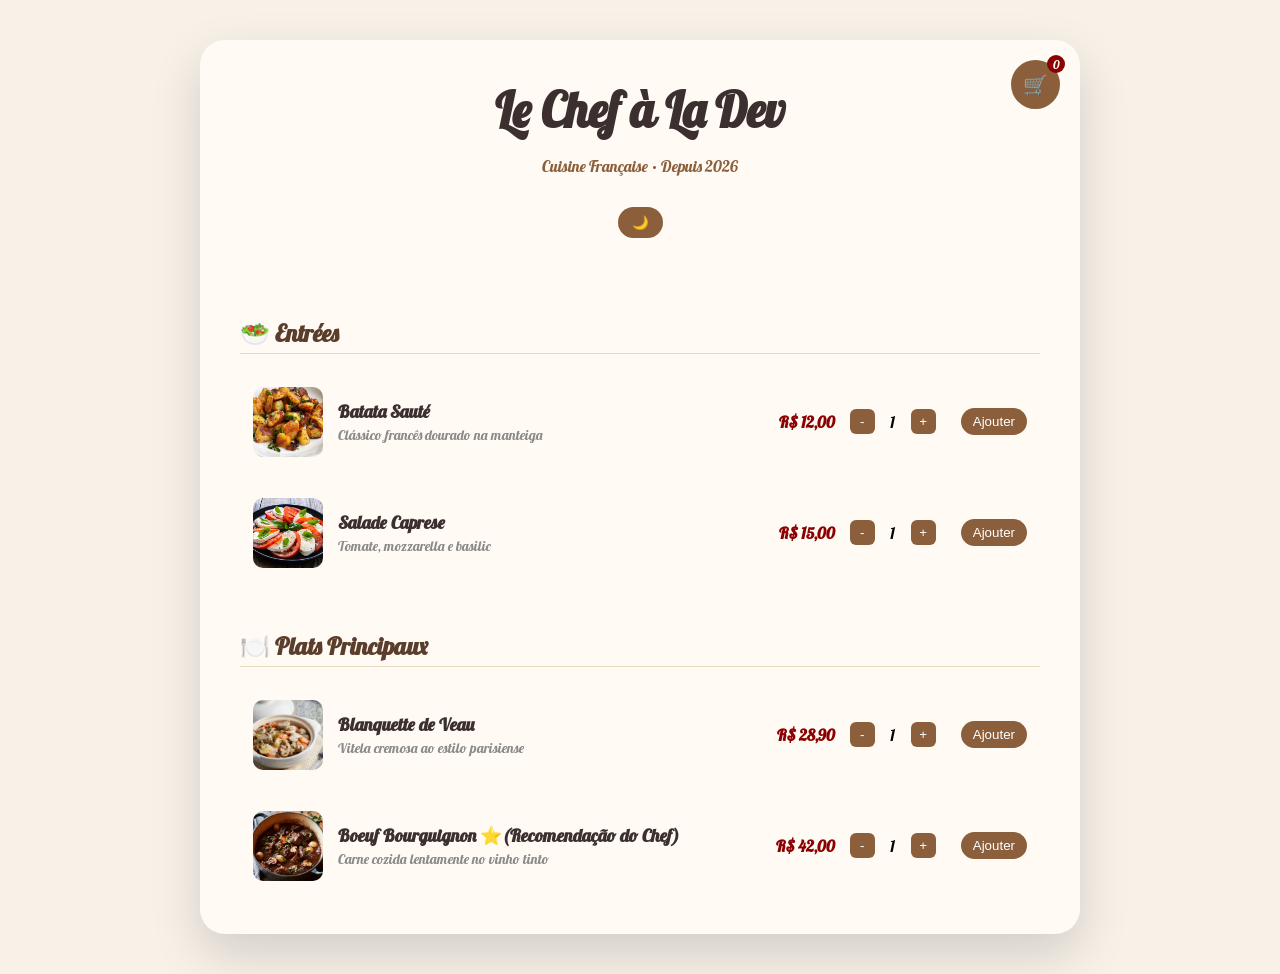
<file: index.html>
<!DOCTYPE html>
<html lang="pt-br">

<head>
    <meta charset="UTF-8">
    <meta name="viewport" content="width=device-width, initial-scale=1.0">

    <title>Le Chef à La Dev</title>

    <link href="https://fonts.googleapis.com/css2?family=Lobster&display=swap" rel="stylesheet">
    <link rel="stylesheet" href="style.css">
    <link rel="shortcut icon" href="img/favicon.png" type="image/x-icon">
</head>

<body>

    <div class="menu">
        <a href="cart.html" class="cart-button">
            🛒
            <span id="cartCount">0</span>
        </a>
        <header class="header">
            <h1>Le Chef à La Dev</h1>
            <p>Cuisine Française • Depuis 2026</p>
            <button class="theme-btn" onclick="toggleTheme()">🌙</button>
        </header>

        <!-- ENTRADAS -->
        <section class="section">
            <h2>🥗 Entrées</h2>

            <div class="grid">

                <article class="card">
                    <div class="img-box">
                        <img class="img img1" src="img/soute1.webp">
                        <img class="img img2" src="img/soute2.webp">
                    </div>
                    <div class="info">
                        <h3>Batata Sauté</h3>
                        <p>Clássico francês dourado na manteiga</p>
                    </div>
                    <div class="price">R$ 12,00</div>
                    <div class="qty">
                        <button class="minus">-</button>
                        <span class="qty-value">1</span>
                        <button class="plus">+</button>
                    </div>
                    <button class="add-btn">Ajouter</button>
                </article>

                <article class="card">
                    <div class="img-box">
                        <img class="img img1" src="img/salada.webp">
                        <img class="img img2" src="img/salada2.webp">
                    </div>
                    <div class="info">
                        <h3>Salade Caprese</h3>
                        <p>Tomate, mozzarella e basilic</p>
                    </div>
                    <div class="price">R$ 15,00</div>
                    <div class="qty">
                        <button class="minus">-</button>
                        <span class="qty-value">1</span>
                        <button class="plus">+</button>
                    </div>
                    <button class="add-btn">Ajouter</button>
                </article>

            </div>
        </section>

        <!-- PRINCIPAIS -->
        <section class="section">
            <h2>🍽️ Plats Principaux</h2>

            <div class="grid">

                <article class="card">
                    <div class="img-box">
                        <img class="img img1" src="img/blanquette.webp">
                        <img class="img img2" src="img/blanquette2.webp">
                    </div>
                    <div class="info">
                        <h3>Blanquette de Veau</h3>
                        <p>Vitela cremosa ao estilo parisiense</p>
                    </div>
                    <div class="price">R$ 28,90</div>
                    <div class="qty">
                        <button class="minus">-</button>
                        <span class="qty-value">1</span>
                        <button class="plus">+</button>
                    </div>
                    <button class="add-btn">Ajouter</button>
                </article>

                <article class="card chef">
                    <div class="img-box">
                        <img class="img img1" src="img/beouf.webp">
                        <img class="img img2" src="img/beouf2.webp">
                    </div>
                    <div class="info">
                        <h3>Boeuf Bourguignon ⭐(Recomendação do Chef)</h3>
                        <p>Carne cozida lentamente no vinho tinto</p>
                    </div>
                    <div class="price">R$ 42,00</div>
                    <div class="qty">
                        <button class="minus">-</button>
                        <span class="qty-value">1</span>
                        <button class="plus">+</button>
                    </div>
                    <button class="add-btn">Ajouter</button>
                </article>

            </div>
        </section>

    </div>
    <script src="script.js"></script>
    <script src="cart.js"></script>
</body>
</file>
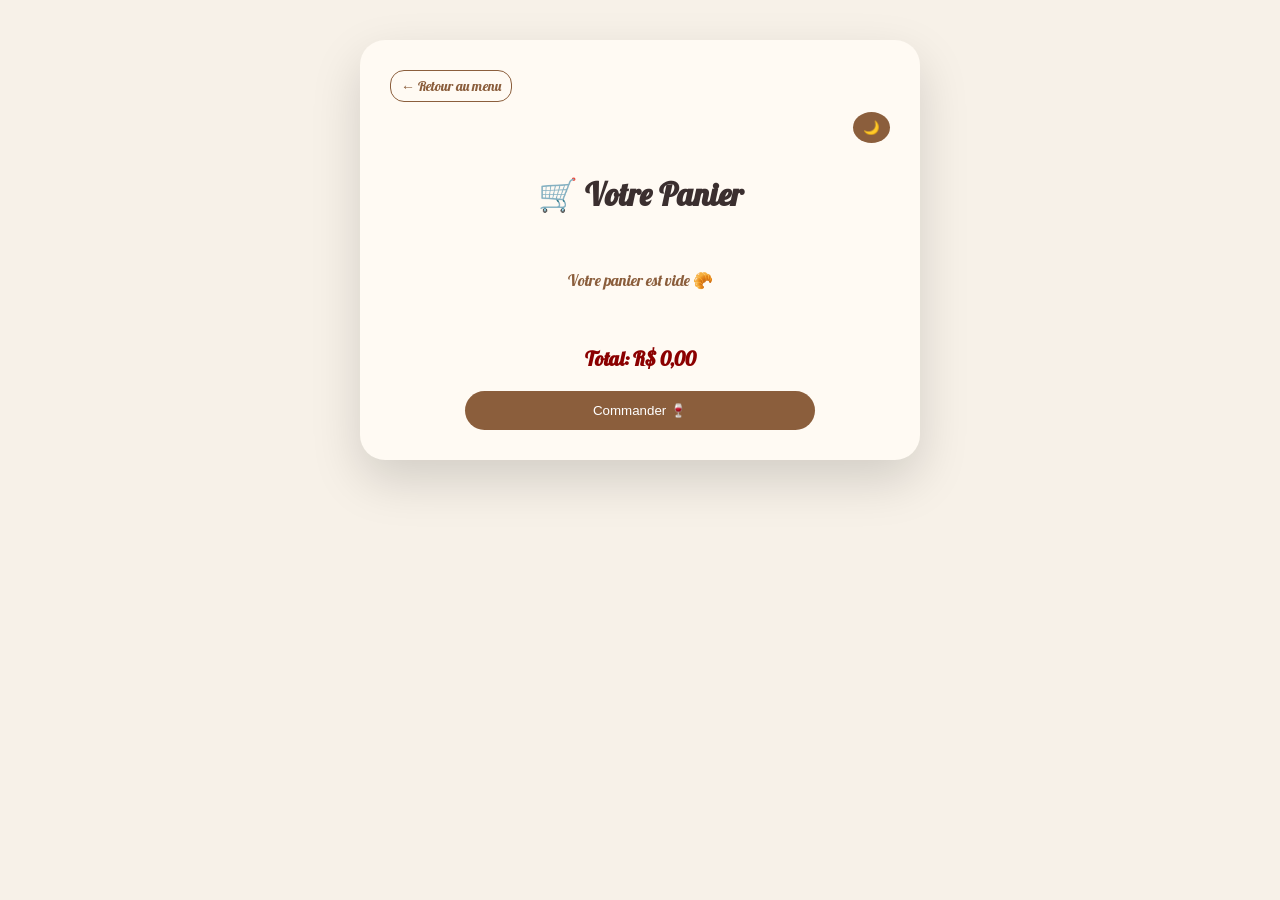
<file: cart.html>
<!DOCTYPE html>
<html lang="pt-br">

<head>
    <meta charset="UTF-8">
    <meta name="viewport" content="width=device-width, initial-scale=1.0">


    <title>Panier - Le Chef à La Dev</title>

    <link href="https://fonts.googleapis.com/css2?family=Lobster&display=swap" rel="stylesheet">
    <link rel="stylesheet" href="cart.css">
</head>

<body>

    <div class="menu">
        <a href="index.html" class="back-btn">← Retour au menu</a>
        <button class="theme-btn" onclick="toggleTheme()">🌙</button>
        <h1>🛒 Votre Panier</h1>

        <div id="cartList"></div>

        <div class="total">
            Total: R$ <span id="cartTotal">0,00</span>
        </div>

        <button class="btn" onclick="checkout()">
            Commander 🍷
        </button>

    </div>

    <div id="checkoutOverlay" class="overlay hidden">
        <div class="box">
            <div class="loader"></div>
            <p>Traitement de la commande...</p>
        </div>
    </div>
    <audio id="confirmSound" src="sounds/confirm.mp3" preload="auto"></audio>
    <script src="cart.js"></script>

</body>

</html>
</file>
<file: style.css>
/* ===== BASE ===== */
body{
  margin:0;
  background:#f7f1e8;
  font-family:"Lobster", cursive;
  display:flex;
  justify-content:center;
  padding:40px;
  transition:.3s;
}

/* ===== MENU ===== */
.menu{
  position:relative;
  width:800px;
  background:#fffaf3;
  border-radius:25px;
  padding:40px;
  box-shadow:0 20px 50px rgba(0,0,0,.15);
}

/* ===== HEADER ===== */
.header{
  text-align:center;
  margin-bottom:30px;
}

.header h1{
  font-size:48px;
  margin:0;
  color:#3b2f2f;
}

.header p{
  color:#8b5e3c;
}

/* ===== SEÇÕES ===== */
.section{
  margin-top:30px;
}

.section h2{
  color:#5a3e2b;
  border-bottom:1px solid #e8d9c3;
  padding-bottom:5px;
}

/* ===== GRID ===== */
.grid{
  display:flex;
  flex-direction:column;
  gap:15px;
}

/* ===== CARD ===== */
.card{
  display:flex;
  align-items:center;
  gap:15px;
  padding:12px;
  border-radius:12px;
  transition:.2s;
  border:1px solid transparent;
}

.card:hover{
  background:#fff3e6;
  border-color:#e8d9c3;
  transform:translateY(-4px);
}

/* ===== IMAGEM ===== */
.img-box{
  width:70px;
  height:70px;
  position:relative;
  border-radius:10px;
  overflow:hidden;
  flex-shrink:0;
}

.img{
  position:absolute;
  width:100%;
  height:100%;
  object-fit:cover;
  transition:all .8s ease;
}

.img1{ z-index:1; }
.img2{
  z-index:2;
  opacity:0;
  filter:blur(4px);
}

.card:hover .img2{
  opacity:1;
  filter:blur(0);
}

.card:hover .img1{
  filter:blur(2px);
  transform:scale(1.05);
}

/* ===== INFO ===== */
.info{
  flex:1;
}

.info h3{
  margin:0;
  font-size:18px;
  color:#3b2f2f;
}

.info p{
  margin:3px 0 0;
  font-size:14px;
  color:#8b8b8b;
}

/* ===== PRICE ===== */
.price{
  font-weight:bold;
  color:#8b0000;
}

/* ===== BOTÃO ADD ===== */
.add-btn{
  border:none;
  background:#8b5e3c;
  color:white;
  padding:6px 12px;
  border-radius:20px;
  cursor:pointer;
  transition:.3s;
  position:relative;
  overflow:hidden;
}

.add-btn:hover{
  background:#6b4423;
  transform:translateY(-2px);
}

/* ===== CART BUTTON ===== */
.cart-button{
  position:absolute;
  top:20px;
  right:20px;
  background:#8b5e3c;
  color:white;
  padding:12px;
  border-radius:50%;
  font-size:20px;
  text-decoration:none;
}

#cartCount{
  position:absolute;
  top:-5px;
  right:-5px;
  background:#8b0000;
  color:white;
  font-size:12px;
  width:18px;
  height:18px;
  display:flex;
  align-items:center;
  justify-content:center;
  border-radius:50%;
}

.qty{
  display:flex;
  align-items:center;
  gap:8px;
  margin-right:10px;
}

.qty button{
  width:25px;
  height:25px;
  border:none;
  border-radius:6px;
  background:#8b5e3c;
  color:white;
  cursor:pointer;
}

.qty-value{
  min-width:20px;
  text-align:center;
}

/* ===== THEME BUTTON ===== */
.theme-btn{
  margin-top:15px;
  padding:8px 14px;
  border:none;
  border-radius:20px;
  cursor:pointer;
  background:#8b5e3c;
  color:white;
  transition:.3s;
}

/* ===== DARK MODE ===== */
body.dark{
  background:#1b1512;
}

body.dark .menu{
  background:#2a211d;
}

body.dark .header h1,
body.dark .header p,
body.dark .info h3,
body.dark .section h2,
body.dark .price{
  color:#f5e9dc;
}

body.dark .card:hover{
  background:#3a2a22;
}

body.dark .add-btn{
  background:#a07050;
}

body.dark .theme-btn{
  background:#a07050;
}

/* ===== CARRINHO ===== */

.cart-item{
  display:flex;
  justify-content:space-between;
  align-items:center;
  padding:12px 0;
  border-bottom:1px dashed #e8d9c3;
  font-size:16px;
  color:#3b2f2f;
}

.remove{
  cursor:pointer;
  color:#8b0000;
  font-weight:bold;
  transition:.2s;
}

.remove:hover{
  transform:scale(1.2);
}

.total{
  margin-top:20px;
  font-size:20px;
  text-align:right;
  color:#8b0000;
}

.empty{
  text-align:center;
  color:#8b5e3c;
  padding:20px;
}

.btn{
  margin-top:20px;
  width:100%;
  padding:12px;
  border:none;
  border-radius:20px;
  background:#8b5e3c;
  color:white;
  font-family:"Lobster", cursive;
  cursor:pointer;
  transition:.3s;
}

.btn:hover{
  background:#6b4423;
  transform:translateY(-2px);
}

.menu{
  display:flex;
  flex-direction:column;
  align-items:stretch;
}

/* garante alinhamento consistente */
.section{
  width:100%;
}

.header{
  text-align:center;
  width:100%;
}

.section h2{
  text-align:left;
}

body.dark{
  background:#1b1512;
}

/* fundo principal */
body.dark .menu{
  background:#2a211d;
}

/* textos gerais */
body.dark p,
body.dark span{
  color:#d8c7b8;
}

/* títulos */
body.dark h1,
body.dark h2,
body.dark h3{
  color:#f5e9dc;
}

/* descrição */
body.dark .info p{
  color:#cbb8aa;
}

/* preço */
body.dark .price{
  color:#ffb089;
}

/* card hover */
body.dark .card:hover{
  background:#3a2a22;
}

/* botão adicionar */
body.dark .add-btn{
  background:#a07050;
}

body.dark .add-btn:hover{
  background:#c08a60;
}

/* carrinho botão */
body.dark .cart-button{
  background:#a07050;
}

/* badge */
body.dark #cartCount{
  background:#c0392b;
}

/* botão tema */
body.dark .theme-btn{
  background:#a07050;
}

/* back button (se existir no cart) */
body.dark .back-btn{
  color:#f5e9dc;
  border-color:#f5e9dc;
}
</file>
<file: cart.css>
/* ===== CENTRALIZAÇÃO REAL ===== */
body{
  margin:0;
  background:#f7f1e8;
  font-family:"Lobster", cursive;
  display:flex;
  justify-content:center;
  padding:40px;
}

/* ===== CONTAINER ===== */
.menu{
  width:500px;
  background:#fffaf3;
  border-radius:25px;
  padding:30px;
  box-shadow:0 20px 50px rgba(0,0,0,.15);

  display:flex;
  flex-direction:column;
  align-items:stretch;
}

/* ===== TÍTULO ===== */
h1{
  text-align:center;
  color:#3b2f2f;
  margin-bottom:20px;
}

/* ===== ITEM DO CARRINHO ===== */
.cart-item{
  display:flex;
  justify-content:space-between;
  align-items:center;

  padding:12px 14px;
  margin-bottom:10px;

  border-radius:12px;
  background:#fffaf3;
  border:1px solid #e8d9c3;

  color:#3b2f2f;
}

/* botão remover */
.remove{
  cursor:pointer;
  color:#8b0000;
  font-weight:bold;
  padding:4px 8px;
  border-radius:6px;
  transition:.2s;
}

.remove:hover{
  background:#8b0000;
  color:white;
}

/* ===== TOTAL ===== */
.total{
  margin-top:20px;
  font-size:20px;
  text-align:center;
  color:#8b0000;
  font-weight:bold;
}

/* ===== BOTÃO FINALIZAR ===== */
.btn{
  margin-top:20px;
  width:70%;
  align-self:center;

  padding:12px;
  border:none;
  border-radius:20px;

  background:#8b5e3c;
  color:white;

  cursor:pointer;
  transition:.3s;
}

.btn:hover{
  background:#6b4423;
  transform:translateY(-2px);
}

/* ===== BACK BUTTON ===== */
.back-btn{
  align-self:flex-start;
  margin-bottom:10px;

  text-decoration:none;
  color:#8b5e3c;

  border:1px solid #8b5e3c;
  padding:6px 10px;
  border-radius:14px;

  font-size:14px;
}

.back-btn:hover{
  background:#8b5e3c;
  color:white;
}

/* ===== THEME BUTTON ===== */
.theme-btn{
  align-self:flex-end;
  margin-bottom:10px;

  border:none;
  background:#8b5e3c;
  color:white;

  padding:8px 10px;
  border-radius:50%;
  cursor:pointer;
}

body.dark{
  background:#1b1512;
}

body.dark .menu{
  background:#2a211d;
}

body.dark h1{
  color:#f5e9dc;
}

body.dark .cart-item{
  background:#3a2a22;
  border-color:#4a362c;
  color:#f5e9dc;
}

body.dark .remove{
  color:#ff6b6b;
}

body.dark .remove:hover{
  background:#ff6b6b;
  color:#1b1512;
}

body.dark .total{
  color:#ffb089;
}

body.dark .btn{
  background:#a07050;
}

body.dark .btn:hover{
  background:#c08a60;
}

body.dark .back-btn{
  color:#f5e9dc;
  border-color:#f5e9dc;
}

body.dark .back-btn:hover{
  background:#f5e9dc;
  color:#1b1512;
}

.overlay{
  position:fixed;
  inset:0;
  background:rgba(0,0,0,.6);
  display:flex;
  justify-content:center;
  align-items:center;
  z-index:999;
}

/* escondido */
.hidden{
  display:none;
}

/* caixa */
.box{
  background:#fffaf3;
  padding:30px;
  border-radius:20px;
  text-align:center;
  width:200px;
}

/* loader */
.loader{
  width:40px;
  height:40px;
  margin:0 auto 15px;
  border:4px solid #e8d9c3;
  border-top:4px solid #8b5e3c;
  border-radius:50%;
  animation:spin 1s linear infinite;
}

@keyframes spin{
  from{transform:rotate(0);}
  to{transform:rotate(360deg);}
}

/* dark mode */
body.dark .box{
  background:#2a211d;
  color:#f5e9dc;
}

.box p{
  transition:.3s;
}

.empty{
  text-align:center;
  color:#8b5e3c;
  padding:20px;
  font-size:16px;
}

/* dark mode */
body.dark .empty{
  color:#f5e9dc;
  opacity:0.8;
  letter-spacing:0.5px;
}
</file>
